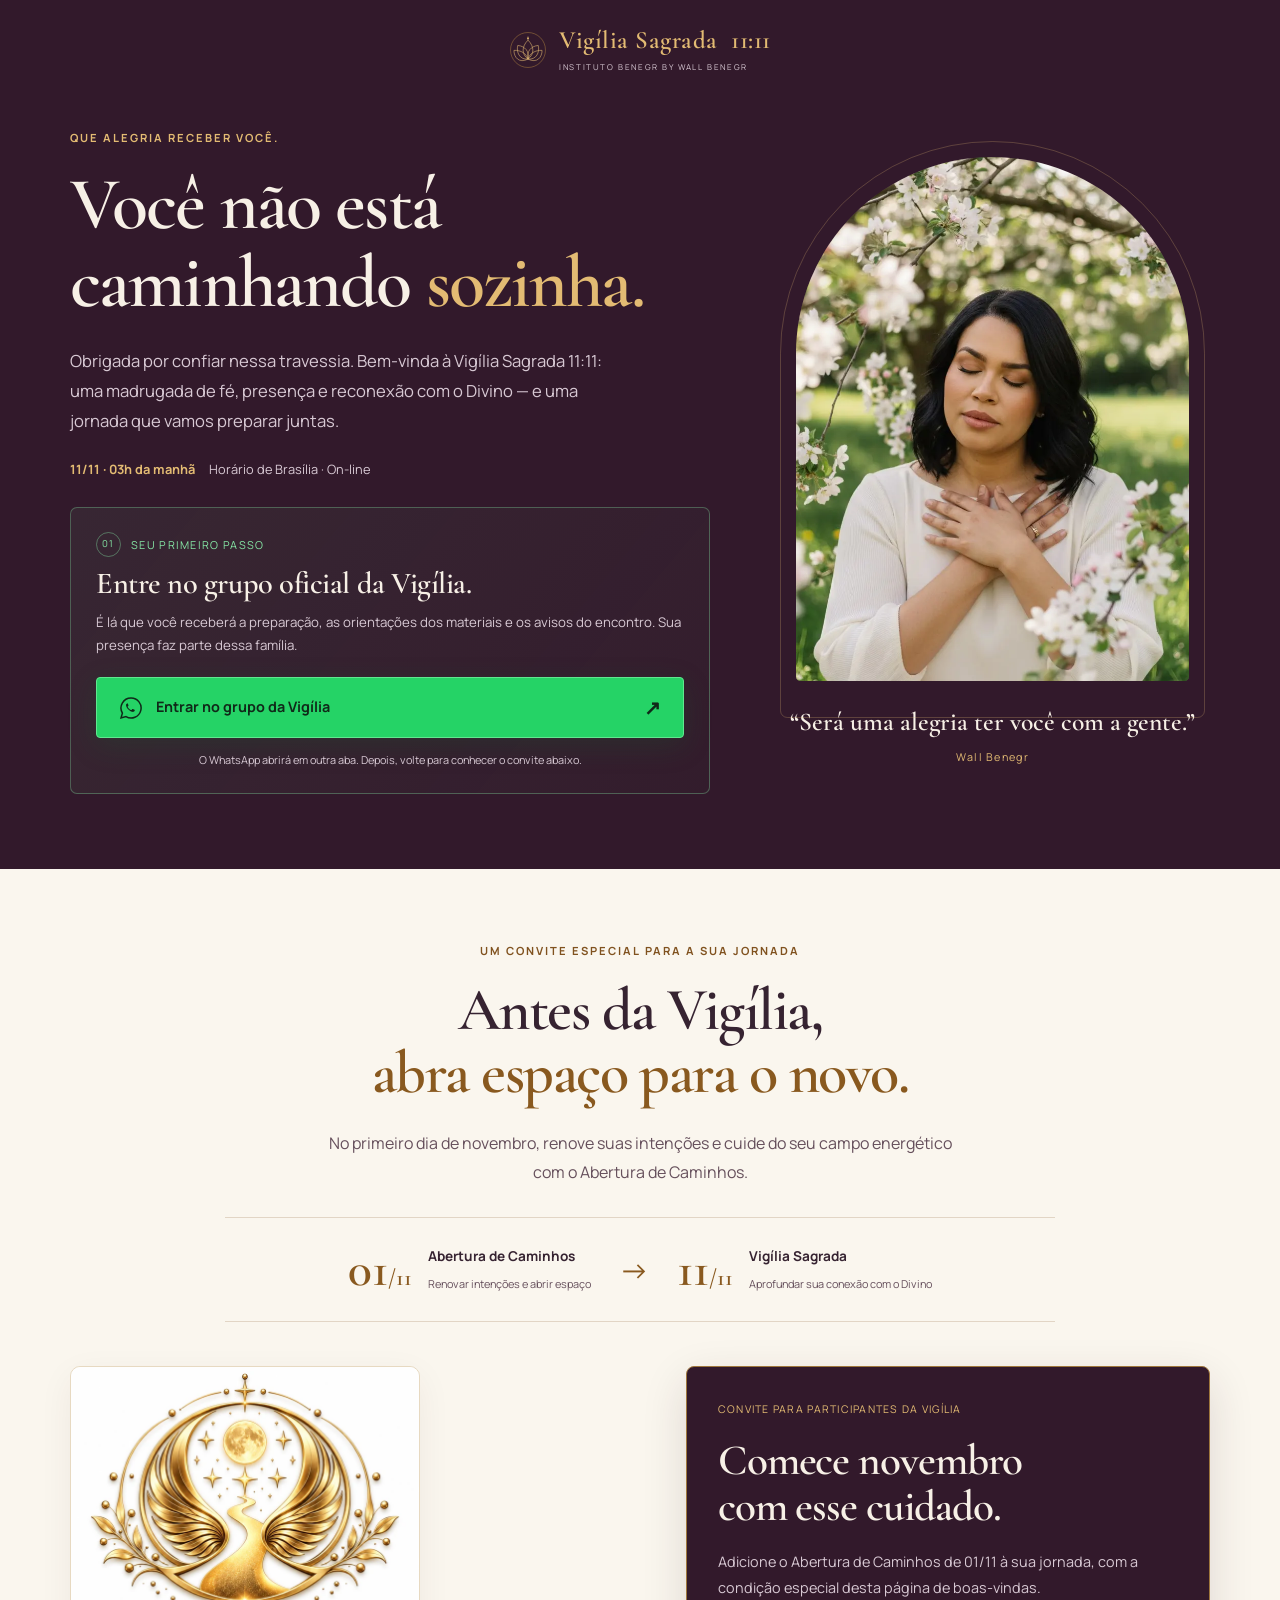
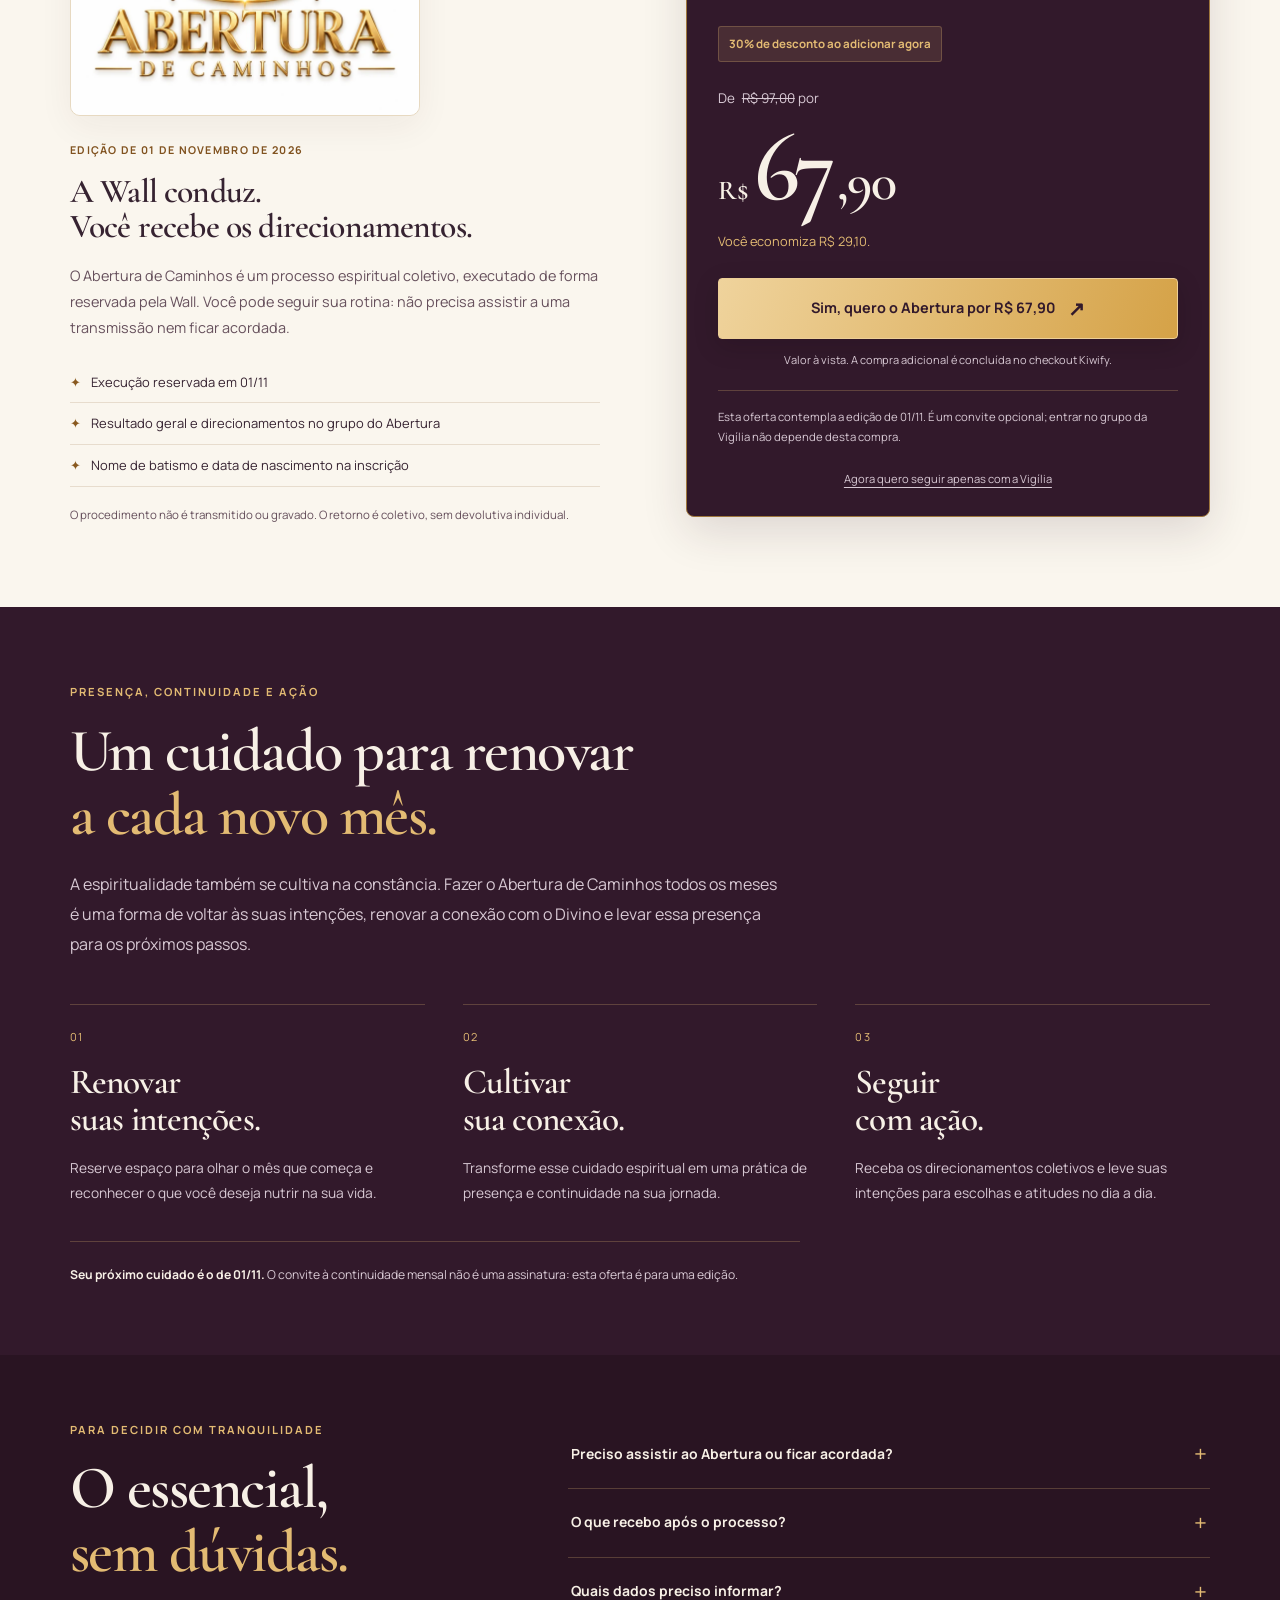
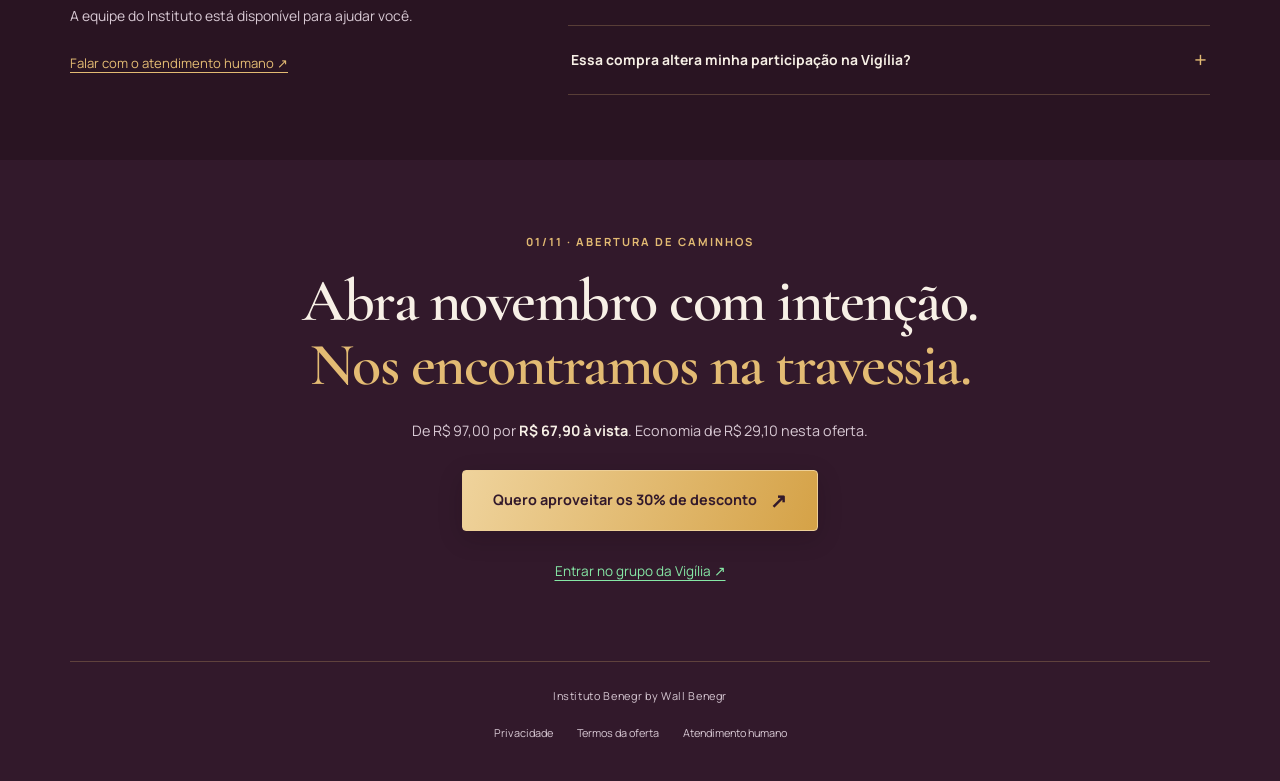
<file: index.html>
<!doctype html>
<html lang="pt-BR">
<head>
  <meta charset="utf-8">
  <meta name="viewport" content="width=device-width,initial-scale=1">
  <meta name="robots" content="noindex,nofollow,noarchive">
  <meta name="referrer" content="strict-origin-when-cross-origin">
  <meta name="theme-color" content="#32192b">
  <title>Bem-vinda à sua travessia | Vigília Sagrada 11:11</title>
  <meta name="description" content="Entre no grupo oficial da Vigília Sagrada 11:11 e conheça o convite especial para o Abertura de Caminhos de 01/11.">
  <meta property="og:type" content="website">
  <meta property="og:locale" content="pt_BR">
  <meta property="og:site_name" content="Instituto Benegr">
  <meta property="og:title" content="Vigília Sagrada 11:11 — sua preparação começa aqui">
  <meta property="og:description" content="Que alegria ter você com a gente. Confira seus próximos passos para a Vigília Sagrada.">
  <meta property="og:image" content="https://www.institutobenegr.com.br/obrigadovigilia/assets/images/og-vigilia.jpg">
  <meta property="og:image:width" content="1200">
  <meta property="og:image:height" content="630">
  <meta property="og:image:alt" content="Vigília Sagrada 11:11 com Wall Benegr">
  <meta name="twitter:card" content="summary_large_image">
  <meta name="twitter:image" content="https://www.institutobenegr.com.br/obrigadovigilia/assets/images/og-vigilia.jpg">
  <link rel="icon" href="assets/icons/favicon.svg" type="image/svg+xml">
  <link rel="icon" href="assets/icons/favicon-32.png" sizes="32x32">
  <link rel="apple-touch-icon" href="assets/icons/apple-touch-icon.png">
  <link rel="preload" href="assets/fonts/cormorant-garamond-600.ttf" as="font" type="font/ttf" crossorigin>
  <link rel="stylesheet" href="styles.css">
  <script src="config.js" defer></script>
  <script src="script.js" defer></script>
</head>
<body>
  <a class="skip-link" href="#grupo">Ir para o grupo da Vigília</a>
  <header class="brand container">
    <img src="assets/icons/selo-vigilia.svg" alt="" width="38" height="38">
    <span>Vigília Sagrada <b>11:11</b><small>INSTITUTO BENEGR BY WALL BENEGR</small></span>
  </header>
  <main>
    <section class="welcome container" aria-labelledby="welcome-title">
      <div class="welcome-copy">
        <p class="eyebrow">Que alegria receber você.</p>
        <h1 id="welcome-title">Você não está<br> caminhando <em>sozinha.</em></h1>
        <p class="lead">Obrigada por confiar nessa travessia. Bem-vinda à Vigília Sagrada 11:11: uma madrugada de fé, presença e reconexão com o Divino — e uma jornada que vamos preparar juntas.</p>
        <p class="event-note"><strong>11/11 · 03h da manhã</strong> <span>Horário de Brasília · On-line</span></p>
        <div class="group-card" id="grupo">
          <p class="step-label"><span aria-hidden="true">01</span> Seu primeiro passo</p>
          <h2>Entre no grupo oficial da Vigília.</h2>
          <p>É lá que você receberá a preparação, as orientações dos materiais e os avisos do encontro. Sua presença faz parte dessa família.</p>
          <a class="button group-button" data-link="group" href="https://chat.whatsapp.com/CY70fQHPCHnFihdlZTp3QD" target="_blank" rel="noopener noreferrer">
            <svg viewBox="0 0 24 24" aria-hidden="true"><path d="M12 2a10 10 0 0 0-8.6 15.1L2 22l5-1.4A10 10 0 1 0 12 2Z" fill="none" stroke="currentColor" stroke-width="1.5"/><path d="M8.2 7.4c-.5 0-1.2.8-1.2 1.6 0 2.7 3.3 6 6.1 6.8 1.4.4 2.2-.4 2.6-1.1.2-.4.1-.7-.2-.9l-1.6-.8c-.4-.2-.5-.1-.8.3l-.5.6c-.2.2-.4.2-.7.1-1.3-.5-2.7-1.8-3.2-2.9-.1-.3-.1-.5.1-.7l.5-.6c.3-.3.3-.5.1-.9l-.7-1.4c-.1-.3-.3-.3-.5-.3Z" fill="currentColor"/></svg>
            Entrar no grupo da Vigília <span aria-hidden="true">↗</span>
          </a>
          <p class="micro">O WhatsApp abrirá em outra aba. Depois, volte para conhecer o convite abaixo.</p>
        </div>
      </div>
      <figure class="welcome-photo" aria-label="Wall Benegr acolhe você nessa jornada">
        <div class="portrait-frame"><img src="assets/images/wall-presenca.webp" alt="Wall Benegr, de olhos fechados e mãos sobre o coração, entre flores brancas." width="768" height="1344" fetchpriority="high"></div>
        <figcaption>“Será uma alegria ter você com a gente.”<span>Wall Benegr</span></figcaption>
      </figure>
    </section>
    <section class="invitation" aria-labelledby="invite-title">
      <div class="container">
        <div class="invitation-heading" data-reveal>
          <p class="eyebrow">Um convite especial para a sua jornada</p>
          <h2 id="invite-title">Antes da Vigília,<br><em>abra espaço para o novo.</em></h2>
          <p>No primeiro dia de novembro, renove suas intenções e cuide do seu campo energético com o Abertura de Caminhos.</p>
        </div>
        <div class="journey" data-reveal aria-label="Duas experiências complementares em novembro">
          <div><span class="journey-date">01<span>/11</span></span><p><strong>Abertura de Caminhos</strong><small>Renovar intenções e abrir espaço</small></p></div>
          <span class="journey-arrow" aria-hidden="true">→</span>
          <div><span class="journey-date">11<span>/11</span></span><p><strong>Vigília Sagrada</strong><small>Aprofundar sua conexão com o Divino</small></p></div>
        </div>
        <div class="offer-grid">
          <div class="method" data-reveal>
            <div class="logo-frame"><img src="assets/images/abertura-caminhos.webp" alt="Abertura de Caminhos: asas douradas e um caminho de luz." width="700" height="700" loading="lazy"></div>
            <p class="method-label">Edição de 01 de novembro de 2026</p>
            <h3>A Wall conduz.<br>Você recebe os direcionamentos.</h3>
            <p>O Abertura de Caminhos é um processo espiritual coletivo, executado de forma reservada pela Wall. Você pode seguir sua rotina: não precisa assistir a uma transmissão nem ficar acordada.</p>
            <ul class="method-list">
              <li>Execução reservada em 01/11</li>
              <li>Resultado geral e direcionamentos no grupo do Abertura</li>
              <li>Nome de batismo e data de nascimento na inscrição</li>
            </ul>
            <p class="small-note">O procedimento não é transmitido ou gravado. O retorno é coletivo, sem devolutiva individual.</p>
          </div>
          <aside class="offer-card" aria-label="Oferta especial de Abertura de Caminhos" data-reveal>
            <p class="offer-tag">Convite para participantes da Vigília</p>
            <h3>Comece novembro<br>com esse cuidado.</h3>
            <p class="offer-description">Adicione o Abertura de Caminhos de 01/11 à sua jornada, com a condição especial desta página de boas-vindas.</p>
            <div class="discount-label">30% de desconto ao adicionar agora</div>
            <p class="old-price">De <s>R$ 97,00</s> por</p>
            <p class="price"><span>R$</span>67<span>,90</span></p>
            <p class="saving">Você economiza R$ 29,10.</p>
            <a class="button purchase-button" data-link="checkout" href="https://pay.kiwify.com.br/mjIZGaO" target="_blank" rel="noopener noreferrer">Sim, quero o Abertura por R$ 67,90 <span aria-hidden="true">↗</span></a>
            <p class="micro">Valor à vista. A compra adicional é concluída no checkout Kiwify.</p>
            <p class="purchase-note">Esta oferta contempla a edição de 01/11. É um convite opcional; entrar no grupo da Vigília não depende desta compra.</p>
            <a class="decline-link" href="#grupo">Agora quero seguir apenas com a Vigília</a>
          </aside>
        </div>
      </div>
    </section>
    <section class="continuity container" aria-labelledby="continuity-title">
      <div class="continuity-heading" data-reveal>
        <p class="eyebrow">Presença, continuidade e ação</p>
        <h2 id="continuity-title">Um cuidado para renovar<br><em>a cada novo mês.</em></h2>
        <p>A espiritualidade também se cultiva na constância. Fazer o Abertura de Caminhos todos os meses é uma forma de voltar às suas intenções, renovar a conexão com o Divino e levar essa presença para os próximos passos.</p>
      </div>
      <div class="monthly-reasons">
        <article data-reveal><span class="reason-number">01</span><h3>Renovar<br>suas intenções.</h3><p>Reserve espaço para olhar o mês que começa e reconhecer o que você deseja nutrir na sua vida.</p></article>
        <article data-reveal><span class="reason-number">02</span><h3>Cultivar<br>sua conexão.</h3><p>Transforme esse cuidado espiritual em uma prática de presença e continuidade na sua jornada.</p></article>
        <article data-reveal><span class="reason-number">03</span><h3>Seguir<br>com ação.</h3><p>Receba os direcionamentos coletivos e leve suas intenções para escolhas e atitudes no dia a dia.</p></article>
      </div>
      <div class="continuity-note" data-reveal><p><strong>Seu próximo cuidado é o de 01/11.</strong> O convite à continuidade mensal não é uma assinatura: esta oferta é para uma edição.</p></div>
    </section>
    <section class="faq-section" aria-labelledby="faq-title">
      <div class="container faq-grid">
        <div data-reveal><p class="eyebrow">Para decidir com tranquilidade</p><h2 id="faq-title">O essencial,<br><em>sem dúvidas.</em></h2><p>A equipe do Instituto está disponível para ajudar você.</p><a class="support-link" data-link="support" href="https://wa.me/5583999935710" target="_blank" rel="noopener noreferrer">Falar com o atendimento humano ↗</a></div>
        <div class="faq-list" data-reveal>
          <details><summary>Preciso assistir ao Abertura ou ficar acordada?</summary><p>Não. A Wall executa o processo de forma reservada em 01/11. Você pode seguir sua rotina normalmente. Não haverá transmissão nem gravação do procedimento.</p></details>
          <details><summary>O que recebo após o processo?</summary><p>O resultado geral e os direcionamentos coletivos serão compartilhados no grupo do Abertura de Caminhos. Após a compra, acompanhe as instruções de participação recebidas do Instituto.</p></details>
          <details><summary>Quais dados preciso informar?</summary><p>No checkout, preencha o nome de batismo exatamente como consta na certidão e sua data de nascimento. Confira os dados antes de concluir e não os envie no grupo.</p></details>
          <details><summary>Essa compra altera minha participação na Vigília?</summary><p>Não. O Abertura de Caminhos de 01/11 é uma compra adicional e opcional. O acesso ao grupo oficial da Vigília permanece disponível no botão verde desta página.</p></details>
        </div>
      </div>
    </section>
    <section class="closing container" data-reveal aria-label="Aproveitar o convite especial">
      <p class="eyebrow">01/11 · Abertura de Caminhos</p>
      <h2>Abra novembro com intenção.<br><em>Nos encontramos na travessia.</em></h2>
      <p>De R$ 97,00 por <strong>R$ 67,90 à vista</strong>. Economia de R$ 29,10 nesta oferta.</p>
      <a class="button purchase-button" data-link="checkout" href="https://pay.kiwify.com.br/mjIZGaO" target="_blank" rel="noopener noreferrer">Quero aproveitar os 30% de desconto <span aria-hidden="true">↗</span></a>
      <a class="bottom-group" data-link="group" href="https://chat.whatsapp.com/CY70fQHPCHnFihdlZTp3QD" target="_blank" rel="noopener noreferrer">Entrar no grupo da Vigília ↗</a>
    </section>
  </main>
  <footer class="footer container">
    <p>Instituto Benegr by Wall Benegr</p>
    <nav aria-label="Informações"><a href="politica-de-privacidade.html">Privacidade</a><a href="termos-de-uso.html">Termos da oferta</a><a data-link="support" href="https://wa.me/5583999935710" target="_blank" rel="noopener noreferrer">Atendimento humano</a></nav>
  </footer>
</body>
</html>
</file>
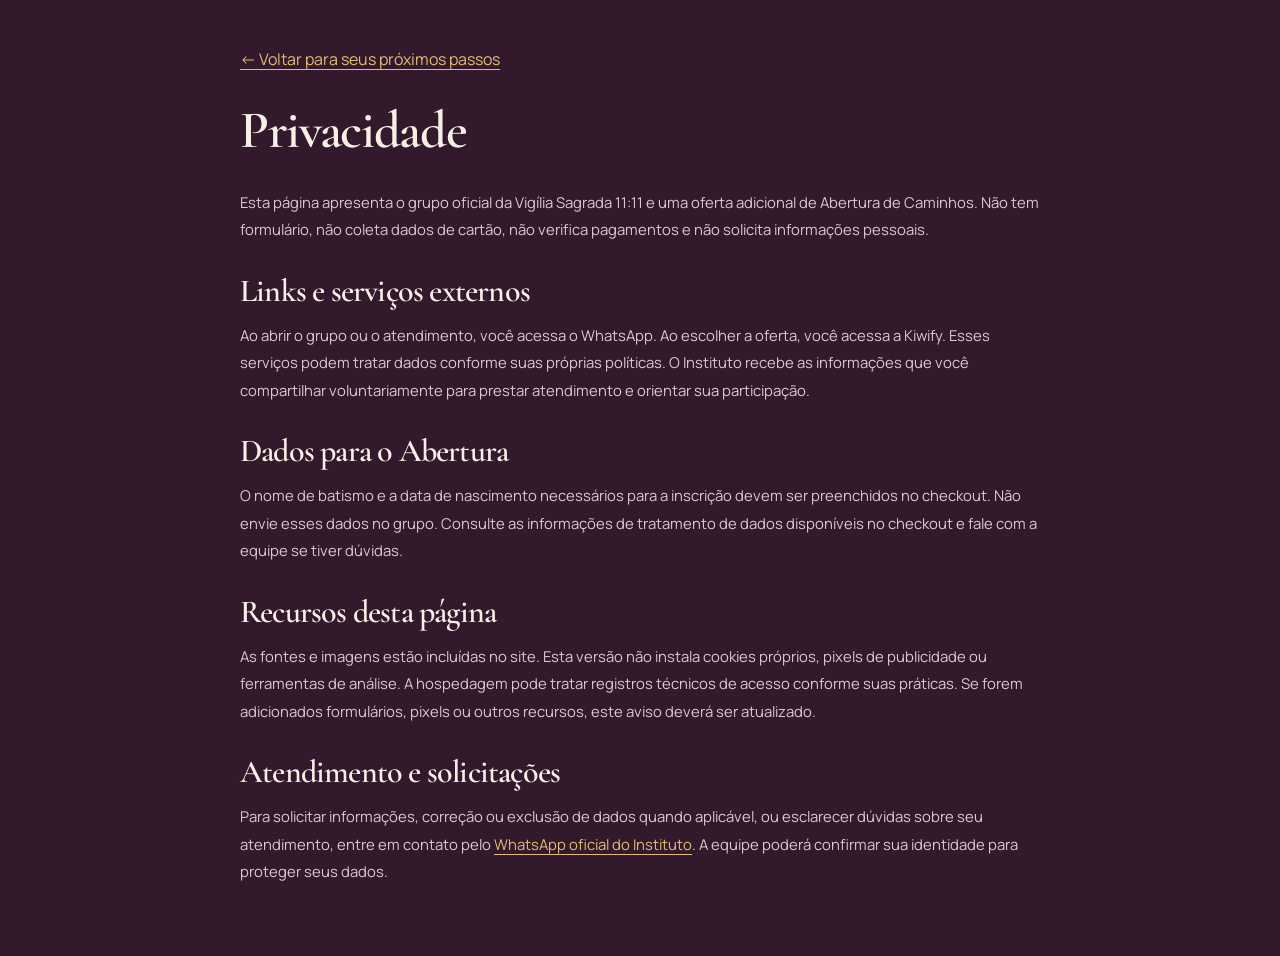
<file: politica-de-privacidade.html>
<!doctype html><html lang="pt-BR"><head><meta charset="utf-8"><meta name="viewport" content="width=device-width,initial-scale=1"><meta name="robots" content="noindex,nofollow"><meta name="theme-color" content="#32192b"><title>Privacidade | Instituto Benegr</title><link rel="icon" href="assets/icons/favicon.svg" type="image/svg+xml"><link rel="stylesheet" href="styles.css"></head><body><main class="legal-page"><a href="./">← Voltar para seus próximos passos</a><h1>Privacidade</h1><p>Esta página apresenta o grupo oficial da Vigília Sagrada 11:11 e uma oferta adicional de Abertura de Caminhos. Não tem formulário, não coleta dados de cartão, não verifica pagamentos e não solicita informações pessoais.</p><h2>Links e serviços externos</h2><p>Ao abrir o grupo ou o atendimento, você acessa o WhatsApp. Ao escolher a oferta, você acessa a Kiwify. Esses serviços podem tratar dados conforme suas próprias políticas. O Instituto recebe as informações que você compartilhar voluntariamente para prestar atendimento e orientar sua participação.</p><h2>Dados para o Abertura</h2><p>O nome de batismo e a data de nascimento necessários para a inscrição devem ser preenchidos no checkout. Não envie esses dados no grupo. Consulte as informações de tratamento de dados disponíveis no checkout e fale com a equipe se tiver dúvidas.</p><h2>Recursos desta página</h2><p>As fontes e imagens estão incluídas no site. Esta versão não instala cookies próprios, pixels de publicidade ou ferramentas de análise. A hospedagem pode tratar registros técnicos de acesso conforme suas práticas. Se forem adicionados formulários, pixels ou outros recursos, este aviso deverá ser atualizado.</p><h2>Atendimento e solicitações</h2><p>Para solicitar informações, correção ou exclusão de dados quando aplicável, ou esclarecer dúvidas sobre seu atendimento, entre em contato pelo <a href="https://wa.me/5583999935710" target="_blank" rel="noopener noreferrer">WhatsApp oficial do Instituto</a>. A equipe poderá confirmar sua identidade para proteger seus dados.</p></main></body></html>
</file>
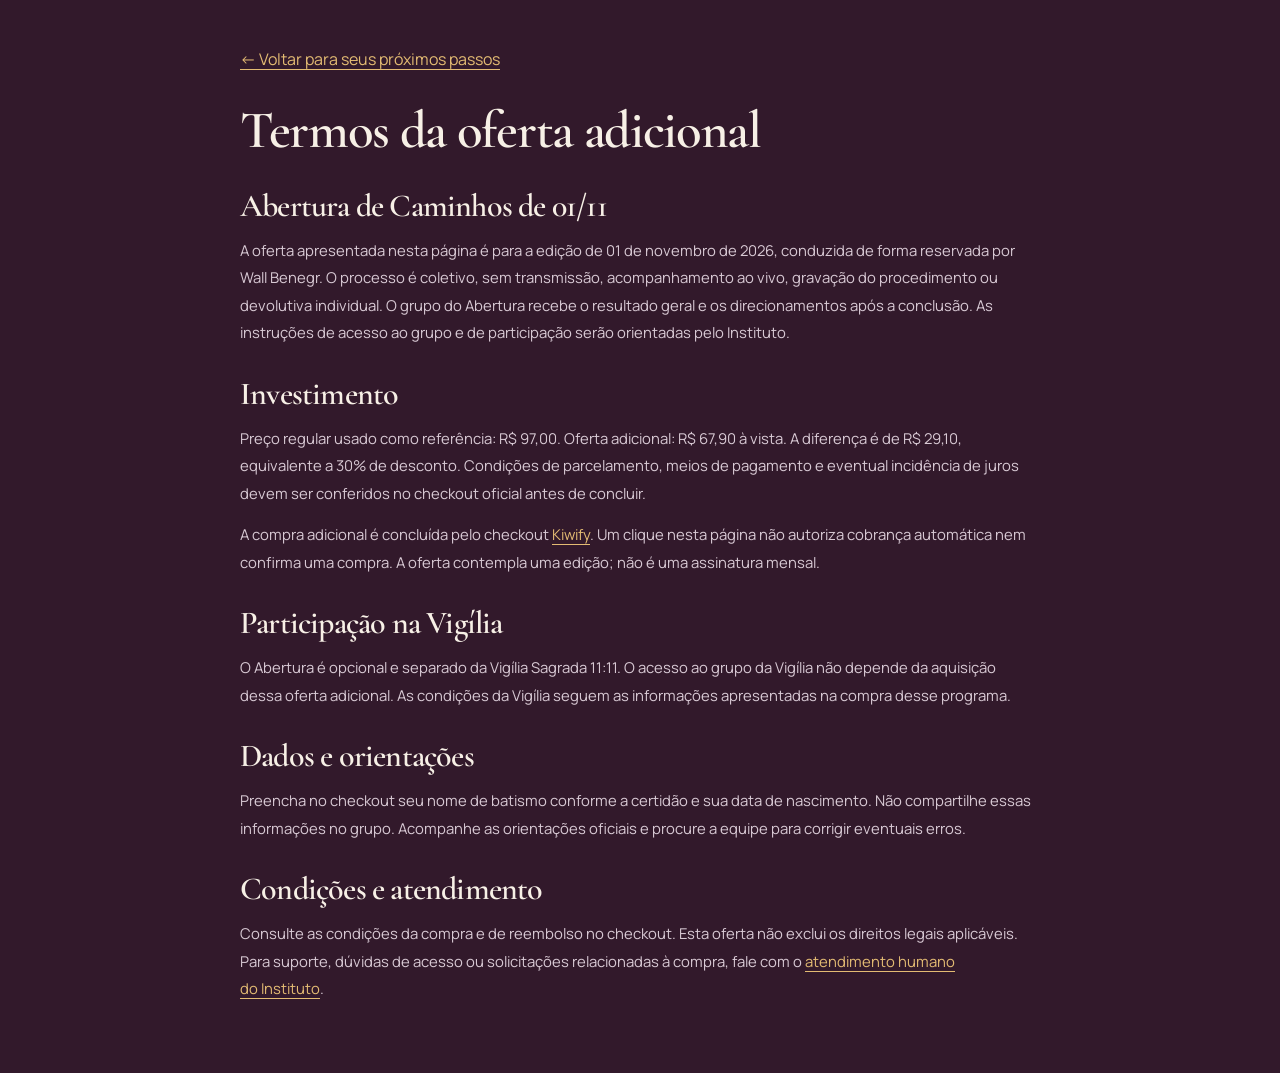
<file: termos-de-uso.html>
<!doctype html><html lang="pt-BR"><head><meta charset="utf-8"><meta name="viewport" content="width=device-width,initial-scale=1"><meta name="robots" content="noindex,nofollow"><meta name="theme-color" content="#32192b"><title>Termos da oferta | Abertura de Caminhos 01/11</title><link rel="icon" href="assets/icons/favicon.svg" type="image/svg+xml"><link rel="stylesheet" href="styles.css"></head><body><main class="legal-page"><a href="./">← Voltar para seus próximos passos</a><h1>Termos da oferta adicional</h1><h2>Abertura de Caminhos de 01/11</h2><p>A oferta apresentada nesta página é para a edição de 01 de novembro de 2026, conduzida de forma reservada por Wall Benegr. O processo é coletivo, sem transmissão, acompanhamento ao vivo, gravação do procedimento ou devolutiva individual. O grupo do Abertura recebe o resultado geral e os direcionamentos após a conclusão. As instruções de acesso ao grupo e de participação serão orientadas pelo Instituto.</p><h2>Investimento</h2><p>Preço regular usado como referência: R$ 97,00. Oferta adicional: R$ 67,90 à vista. A diferença é de R$ 29,10, equivalente a 30% de desconto. Condições de parcelamento, meios de pagamento e eventual incidência de juros devem ser conferidos no checkout oficial antes de concluir.</p><p>A compra adicional é concluída pelo checkout <a href="https://pay.kiwify.com.br/mjIZGaO" target="_blank" rel="noopener noreferrer">Kiwify</a>. Um clique nesta página não autoriza cobrança automática nem confirma uma compra. A oferta contempla uma edição; não é uma assinatura mensal.</p><h2>Participação na Vigília</h2><p>O Abertura é opcional e separado da Vigília Sagrada 11:11. O acesso ao grupo da Vigília não depende da aquisição dessa oferta adicional. As condições da Vigília seguem as informações apresentadas na compra desse programa.</p><h2>Dados e orientações</h2><p>Preencha no checkout seu nome de batismo conforme a certidão e sua data de nascimento. Não compartilhe essas informações no grupo. Acompanhe as orientações oficiais e procure a equipe para corrigir eventuais erros.</p><h2>Condições e atendimento</h2><p>Consulte as condições da compra e de reembolso no checkout. Esta oferta não exclui os direitos legais aplicáveis. Para suporte, dúvidas de acesso ou solicitações relacionadas à compra, fale com o <a href="https://wa.me/5583999935710" target="_blank" rel="noopener noreferrer">atendimento humano do Instituto</a>.</p></main></body></html>
</file>
<file: styles.css>
@font-face{font-family:Manrope;src:url('assets/fonts/manrope-400.ttf') format('truetype');font-weight:400;font-display:swap}
@font-face{font-family:Manrope;src:url('assets/fonts/manrope-700.ttf') format('truetype');font-weight:700;font-display:swap}
@font-face{font-family:Cormorant;src:url('assets/fonts/cormorant-garamond-600.ttf') format('truetype');font-weight:600;font-display:swap}
:root{color-scheme:dark;--wine:#32192b;--night:#24111f;--gold:#e3bb73;--ivory:#f7f0e6;--soft:#d8c9d4;--ink:#362331;--line:rgba(227,187,115,.25);--green:#86e8a6;--cream:#faf6ee}
*,*::before,*::after{box-sizing:border-box}html{scroll-behavior:smooth;scroll-padding-top:24px}body{margin:0;min-width:280px;background:var(--wine);color:var(--ivory);font:400 16px/1.75 Manrope,Arial,sans-serif}img{display:block;max-width:100%;height:auto}a{color:inherit;text-underline-offset:4px}button,a,summary{-webkit-tap-highlight-color:transparent}a:focus-visible,button:focus-visible,summary:focus-visible{outline:3px solid var(--gold);outline-offset:5px}h1,h2,h3,p,figure{margin:0}h1,h2,h3{font:600 3rem/1.06 Cormorant,Georgia,serif;text-wrap:balance;letter-spacing:-.025em}h1{font-size:clamp(3rem,5.8vw,5.4rem)}h2{font-size:clamp(2.55rem,4.7vw,4.2rem)}h3{font-size:2.1rem}em{font-style:normal;color:var(--gold)}p{text-wrap:pretty}ul{margin:0;padding:0;list-style:none}.container{width:min(1140px,calc(100% - 64px));margin-inline:auto}.eyebrow{font-size:.7rem;font-weight:700;letter-spacing:.18em;text-transform:uppercase;color:var(--gold);margin-bottom:17px}.lead{font-size:1.04rem;line-height:1.8;color:var(--soft);margin-top:24px;max-width:565px}.micro,.small-note{font-size:.73rem;line-height:1.7;color:var(--soft)}.skip-link{position:absolute;top:12px;left:12px;z-index:20;transform:translateY(-200%);padding:10px 15px;background:var(--ivory);color:var(--wine)}.skip-link:focus{transform:none}
.brand{display:flex;align-items:center;justify-content:center;gap:12px;padding-top:26px;color:var(--gold)}.brand>span{font:600 25px/1.15 Cormorant,Georgia,serif;letter-spacing:.02em}.brand b{font-weight:600;margin-left:7px}.brand small{display:block;font:400 8px/1.8 Manrope,Arial,sans-serif;letter-spacing:.2em;margin-top:5px;color:var(--soft)}.brand img{width:38px;height:38px}
.welcome{display:grid;grid-template-columns:minmax(0,1.25fr) minmax(0,.85fr);gap:clamp(35px,5vw,76px);padding-top:54px;padding-bottom:75px;align-items:center}.event-note{margin-top:22px;font-size:.8rem;color:var(--gold);display:flex;flex-wrap:wrap;gap:5px 14px}.event-note span{color:var(--soft)}.group-card{margin-top:27px;padding:24px 25px;background:linear-gradient(130deg,rgba(116,180,133,.09),rgba(116,180,133,.025));border:1px solid rgba(134,232,166,.32);border-radius:7px;scroll-margin-top:22px}.step-label{display:flex;align-items:center;gap:10px;font-size:.68rem;letter-spacing:.12em;text-transform:uppercase;color:var(--green);margin-bottom:11px}.step-label>span{display:grid;place-items:center;width:25px;height:25px;border:1px solid rgba(134,232,166,.4);border-radius:50%;font-size:.6rem}.group-card h2{font-size:1.9rem;letter-spacing:-.015em}.group-card>p:not(.step-label){font-size:.83rem;line-height:1.75;color:var(--soft);margin-top:10px}.button{display:inline-flex;align-items:center;justify-content:center;gap:13px;min-height:58px;padding:15px 22px;border:1px solid transparent;border-radius:4px;text-decoration:none;font:700 .9rem/1.45 Manrope,Arial,sans-serif;transition:transform .2s,filter .2s;cursor:pointer;text-align:center}.button:hover{filter:brightness(1.06);transform:translateY(-2px)}.group-button{width:100%;background:#25d366;color:#102919;border-color:#60e88f;margin-top:20px;box-shadow:0 8px 28px rgba(21,96,49,.23)}.group-button svg{width:24px;height:24px;flex-shrink:0}.group-button>span{font-size:1.25rem;margin-left:auto}.group-card .micro{font-size:.68rem!important;margin-top:12px!important;text-align:center}
.welcome-photo{position:relative;max-width:425px;width:100%;margin-inline:auto;padding:16px}.welcome-photo::before{content:'';position:absolute;inset:0 0 63px;border:1px solid var(--line);border-radius:230px 230px 8px 8px;pointer-events:none}.portrait-frame{aspect-ratio:3/4;overflow:hidden;border-radius:230px 230px 5px 5px;background:#4b383e}.portrait-frame img{width:100%;height:100%;object-fit:cover;object-position:50% 44%}.welcome-photo figcaption{font:600 clamp(1.3rem,2vw,1.7rem)/1.35 Cormorant,Georgia,serif;text-align:center;color:var(--ivory);margin:24px -10px 0}.welcome-photo figcaption span{display:block;color:var(--gold);font:400 .67rem/1.5 Manrope,Arial,sans-serif;letter-spacing:.12em;margin-top:10px}
.invitation{background:var(--cream);color:var(--ink);padding:72px 0 82px;color-scheme:light}.invitation .eyebrow{color:#80521f}.invitation em{color:#89591f}.invitation-heading{text-align:center;max-width:750px;margin-inline:auto}.invitation-heading>p:last-child{max-width:640px;font-size:1rem;line-height:1.8;color:#66505c;margin:24px auto 0}.journey{display:flex;align-items:center;justify-content:center;gap:28px;padding:25px 0;margin:30px auto 44px;max-width:830px;border-block:1px solid rgba(128,82,31,.2)}.journey>div{display:flex;align-items:center;gap:16px;min-width:0}.journey-date{font:600 3.1rem/1 Cormorant,Georgia,serif;color:#89591f;white-space:nowrap}.journey-date>span{font-size:1.45rem}.journey strong{font-size:.85rem;display:block}.journey small{font-size:.68rem;color:#66505c;display:block;margin-top:5px}.journey-arrow{font-size:1.9rem;color:#89591f;flex-shrink:0}
.offer-grid{display:grid;grid-template-columns:minmax(0,1fr) minmax(0,.95fr);gap:64px;align-items:start}.method{max-width:530px}.logo-frame{max-width:350px;background:white;border:1px solid #e7d9c1;border-radius:10px;margin-bottom:25px;box-shadow:0 10px 35px rgba(68,42,28,.06)}.logo-frame img{width:100%;height:auto;border-radius:10px}.method-label{color:#80521f;letter-spacing:.12em;text-transform:uppercase;font-size:.67rem;font-weight:700;margin-bottom:14px}.method>p:not(.method-label){font-size:.9rem;line-height:1.8;color:#66505c;margin-top:18px}.method-list{margin-top:21px}.method-list li{font-size:.81rem;padding:9px 0;border-bottom:1px solid rgba(128,82,31,.16)}.method-list li::before{content:'✦';color:#89591f;margin-right:10px}.method .small-note{font-size:.72rem!important}
.offer-card{position:sticky;top:28px;padding:33px 31px 28px;border:1px solid #9e763c;border-radius:8px;background:var(--wine);color:var(--ivory);box-shadow:0 15px 45px rgba(50,25,43,.14)}.offer-tag{font-size:.66rem;text-transform:uppercase;letter-spacing:.12em;color:var(--gold);margin-bottom:20px}.offer-card h3{font-size:2.7rem;line-height:1.05}.offer-description{font-size:.9rem;line-height:1.8;color:var(--soft);margin-top:20px}.discount-label{display:inline-block;margin-top:25px;padding:7px 10px;background:rgba(227,187,115,.13);border:1px solid var(--line);border-radius:3px;font-size:.72rem;font-weight:700;color:var(--gold)}.old-price{margin-top:25px;font-size:.84rem;color:var(--soft)}.old-price s{margin-left:4px}.price{display:flex;align-items:baseline;gap:6px;color:var(--ivory);font:600 6.2rem/1.1 Cormorant,Georgia,serif;letter-spacing:-.06em;margin-top:2px}.price>span:first-child{font-size:1.7rem;letter-spacing:0}.price>span:last-child{font-size:3.4rem;letter-spacing:-.03em}.saving{font-size:.8rem;color:var(--gold);margin-top:8px}.purchase-button{background:linear-gradient(110deg,#efd39c,#d5a247);color:#32192b;border-color:#edcf97;width:100%;margin-top:26px;box-shadow:0 7px 24px rgba(16,7,13,.17)}.purchase-button>span{font-size:1.25rem;flex-shrink:0}.offer-card .micro{font-size:.69rem;margin-top:12px;text-align:center}.purchase-note{font-size:.71rem;color:var(--soft);line-height:1.75;border-top:1px solid var(--line);padding-top:16px;margin-top:20px}.decline-link{display:block;width:100%;padding:12px 0 0;margin-top:10px;text-align:center;font-size:.7rem;color:var(--soft)}
.continuity{padding-top:75px;padding-bottom:70px}.continuity-heading{max-width:710px}.continuity-heading>p:last-child{color:var(--soft);font-size:1rem;line-height:1.9;margin-top:22px}.monthly-reasons{display:grid;grid-template-columns:repeat(3,minmax(0,1fr));gap:38px;margin-top:44px}.monthly-reasons article{border-top:1px solid var(--line);padding-top:22px}.reason-number{display:block;font-size:.69rem;color:var(--gold);letter-spacing:.12em;margin-bottom:17px}.monthly-reasons h3{font-size:2.2rem}.monthly-reasons p{color:var(--soft);font-size:.86rem;line-height:1.85;margin-top:17px}.continuity-note{margin-top:35px;padding-top:22px;border-top:1px solid var(--line);max-width:730px;font-size:.76rem;color:var(--soft)}.continuity-note strong{color:var(--ivory)}
.faq-section{background:#291422;padding:65px 0}.faq-grid{display:grid;grid-template-columns:minmax(0,.8fr) minmax(0,1.2fr);gap:70px}.faq-grid>div:first-child>p:not(.eyebrow){font-size:.87rem;color:var(--soft);margin-top:20px}.support-link{display:inline-flex;align-items:center;min-height:44px;margin-top:13px;font-size:.82rem;color:var(--gold)}.faq-list details{border-bottom:1px solid var(--line)}.faq-list summary{cursor:pointer;list-style:none;display:flex;align-items:center;justify-content:space-between;gap:20px;min-height:64px;padding:16px 3px;font-size:.87rem;font-weight:700;line-height:1.6}.faq-list summary::-webkit-details-marker{display:none}.faq-list summary::after{content:'+';font-size:1.4rem;color:var(--gold);font-weight:400;flex-shrink:0}.faq-list details[open] summary::after{content:'−'}.faq-list details p{padding:0 3px 21px;color:var(--soft);font-size:.82rem;line-height:1.9}
.closing{text-align:center;padding-top:72px;padding-bottom:66px}.closing>p:not(.eyebrow){margin-top:22px;font-size:.9rem;color:var(--soft)}.closing strong{color:var(--ivory)}.closing .purchase-button{width:auto;max-width:100%;padding-inline:30px}.bottom-group{display:block;width:max-content;max-width:100%;min-height:44px;line-height:1.5;margin:20px auto 0;padding:10px 0;color:var(--green);font-size:.85rem}.footer{border-top:1px solid var(--line);text-align:center;padding-top:24px;padding-bottom:max(28px,env(safe-area-inset-bottom));color:var(--soft);font-size:.68rem}.footer p{letter-spacing:.06em}.footer nav{display:flex;justify-content:center;flex-wrap:wrap;gap:0 24px;margin-top:8px}.footer a{display:inline-flex;align-items:center;min-height:40px;text-decoration:none}.footer a:hover{text-decoration:underline}
.legal-page{width:min(800px,calc(100% - 44px));margin:45px auto 70px}.legal-page h1{font-size:3.3rem;margin:30px 0}.legal-page h2{font-size:2rem;margin:30px 0 12px}.legal-page p{font-size:.93rem;line-height:1.85;color:var(--soft);margin-top:14px}.legal-page a{color:var(--gold)}
html.motion [data-reveal]{opacity:0;transform:translateY(18px);transition:opacity .65s ease,transform .65s ease}html.motion [data-reveal].is-visible{opacity:1;transform:none}
@media(max-width:900px){.container{width:calc(100% - 40px)}.welcome{gap:30px;padding-top:42px;grid-template-columns:minmax(0,1.2fr) minmax(0,.8fr)}h1{font-size:clamp(3rem,5.8vw,4.7rem)}.welcome-photo{padding:10px}.welcome-photo::before{inset:0 0 60px}.offer-grid{gap:35px}.offer-card{padding:28px 23px}.journey{gap:22px}.journey>div{gap:12px}.monthly-reasons{gap:25px}.faq-grid{gap:35px;grid-template-columns:minmax(0,.9fr) minmax(0,1.1fr)}}
@media(max-width:700px){.container{width:calc(100% - 32px)}.brand{padding-top:23px}.brand>span{font-size:23px}.brand small{font-size:7px}.welcome{grid-template-columns:1fr;padding-top:33px;padding-bottom:48px;gap:33px}.welcome-copy{max-width:590px;margin-inline:auto;width:100%}h1{font-size:clamp(2.85rem,11.8vw,4.6rem)}.welcome .eyebrow{font-size:.64rem;margin-bottom:14px}.lead{font-size:.94rem;margin-top:18px}.event-note{font-size:.73rem;margin-top:18px}.group-card{padding:21px 18px;margin-top:22px}.group-card h2{font-size:1.8rem}.group-card>p:not(.step-label){font-size:.79rem}.group-button{font-size:.8rem;padding-inline:13px;gap:9px}.group-button svg{width:22px;height:22px}.welcome-photo{max-width:310px;padding:12px}.portrait-frame{aspect-ratio:5/4;border-radius:150px 150px 5px 5px}.portrait-frame img{object-position:center 38%}.welcome-photo::before{border-radius:160px 160px 8px 8px}.welcome-photo figcaption{font-size:1.45rem}.invitation{padding:49px 0 52px}h2{font-size:clamp(2.4rem,9.3vw,3.2rem)}.invitation-heading>p:last-child{font-size:.92rem;margin-top:19px}.journey{margin:27px auto 30px;gap:17px;flex-direction:column;align-items:flex-start;padding:23px 15px}.journey>div{gap:18px;width:100%}.journey-date{font-size:3rem;min-width:86px}.journey-arrow{align-self:center;transform:rotate(90deg);font-size:1.4rem;line-height:1}.journey small{font-size:.72rem}.journey strong{font-size:.88rem}.offer-grid{grid-template-columns:1fr;gap:30px}.method{max-width:590px}.logo-frame{max-width:245px;margin:0 auto 23px}.method h3{font-size:2.05rem}.method>p:not(.method-label){font-size:.84rem}.method-list li{font-size:.77rem}.offer-card{position:static;width:100%;max-width:540px;margin-inline:auto;padding:28px 24px}.offer-card h3{font-size:2.6rem}.offer-description{font-size:.85rem}.offer-tag{font-size:.61rem}.offer-card .purchase-button{font-size:.84rem;padding-inline:12px}.continuity{padding-top:50px;padding-bottom:49px}.continuity-heading>p:last-child{font-size:.9rem;line-height:1.85}.monthly-reasons{grid-template-columns:1fr;gap:26px;margin-top:30px}.monthly-reasons article{position:relative;padding-left:42px;padding-top:21px}.reason-number{position:absolute;top:23px;left:0}.monthly-reasons h3{font-size:2rem}.monthly-reasons p{font-size:.83rem;margin-top:12px}.monthly-reasons h3 br{display:none}.continuity-note{font-size:.72rem;margin-top:25px}.faq-section{padding:47px 0}.faq-grid{grid-template-columns:1fr;gap:26px}.faq-list summary{font-size:.81rem;min-height:61px}.faq-list details p{font-size:.8rem}.closing{padding-top:48px;padding-bottom:43px}.closing>p:not(.eyebrow){font-size:.83rem}.closing .purchase-button{width:100%;font-size:.83rem;padding-inline:14px}.footer nav{gap:0 18px}.legal-page h1{font-size:2.65rem}.legal-page h2{font-size:1.75rem}}
@media(max-width:360px){.container{width:calc(100% - 28px)}.group-card{padding-inline:14px}.group-button{font-size:.75rem}.group-button svg{width:19px;height:19px}.price{font-size:5.7rem}.offer-card{padding-inline:19px}.offer-tag{letter-spacing:.07em}.purchase-button{font-size:.78rem!important}}
@media(prefers-reduced-motion:reduce){html{scroll-behavior:auto}*,*::before,*::after{animation:none!important;transition:none!important}html.motion [data-reveal]{opacity:1;transform:none}}
</file>
